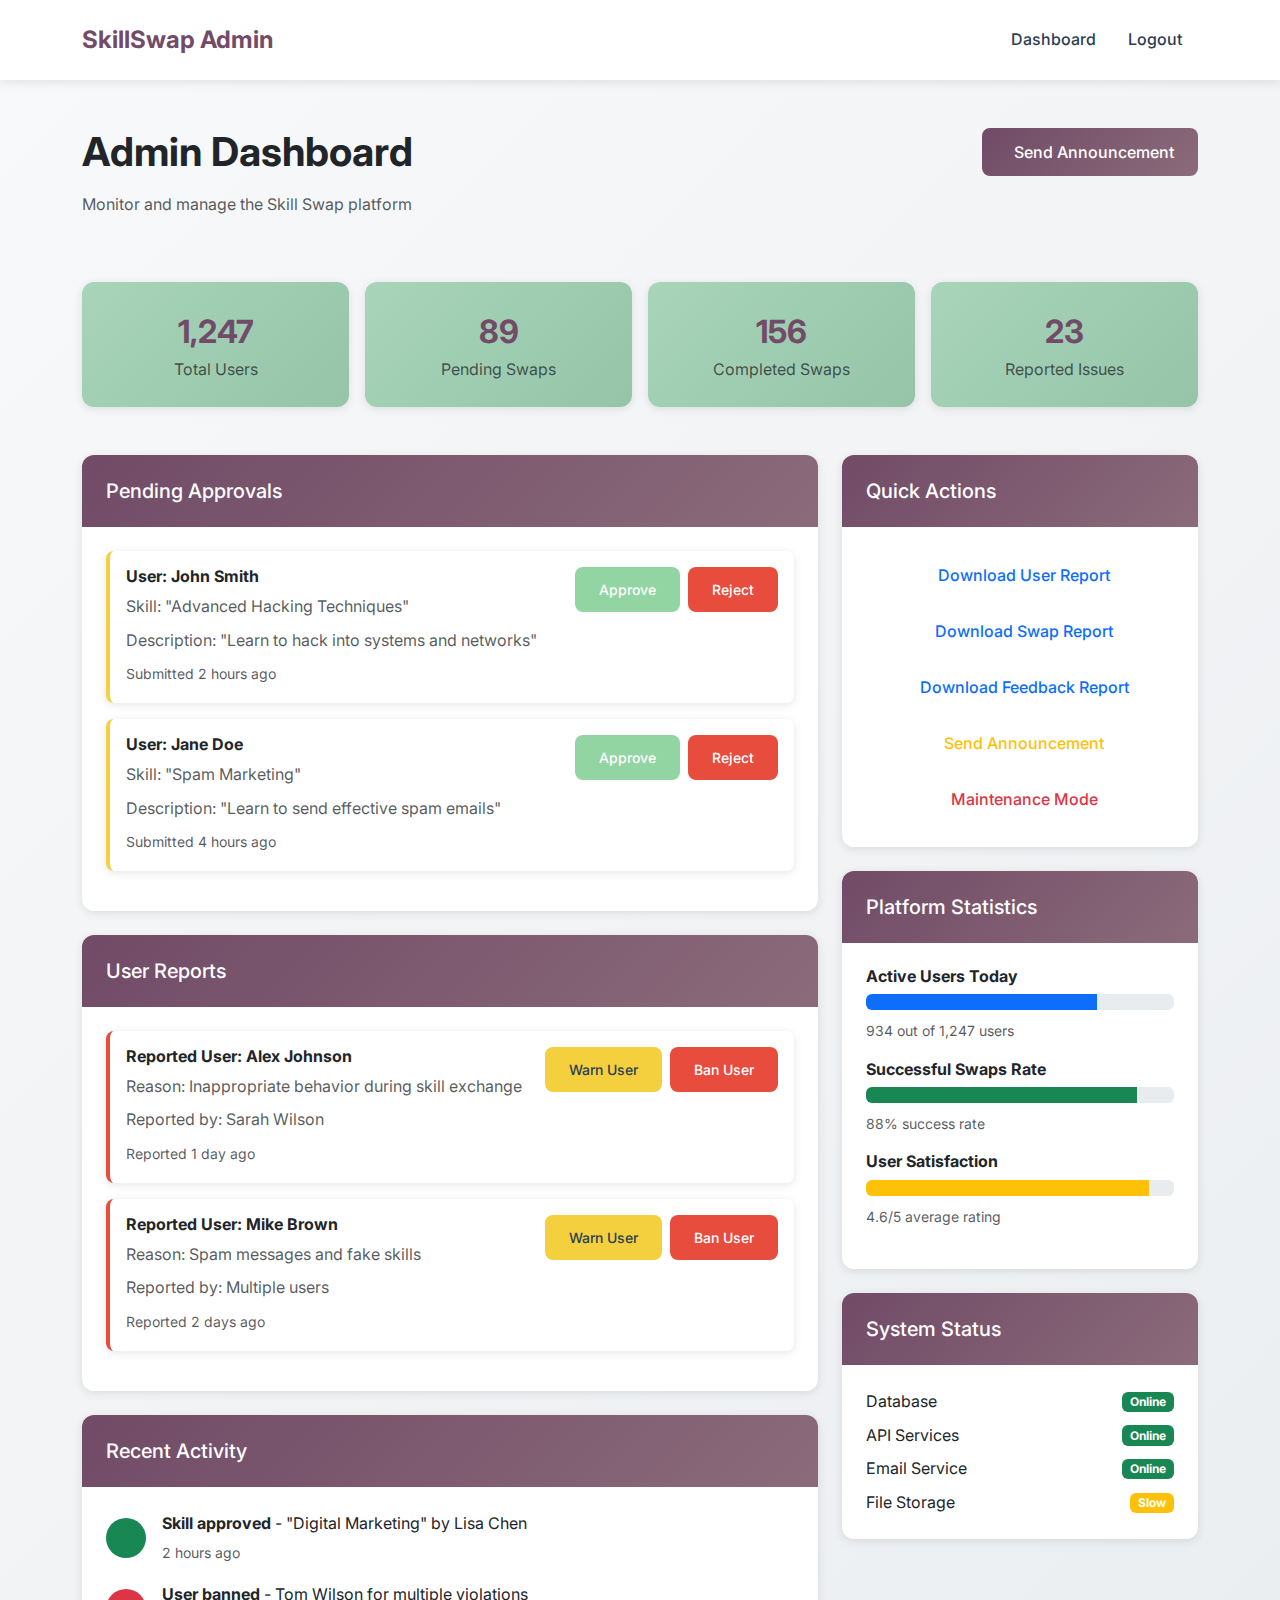
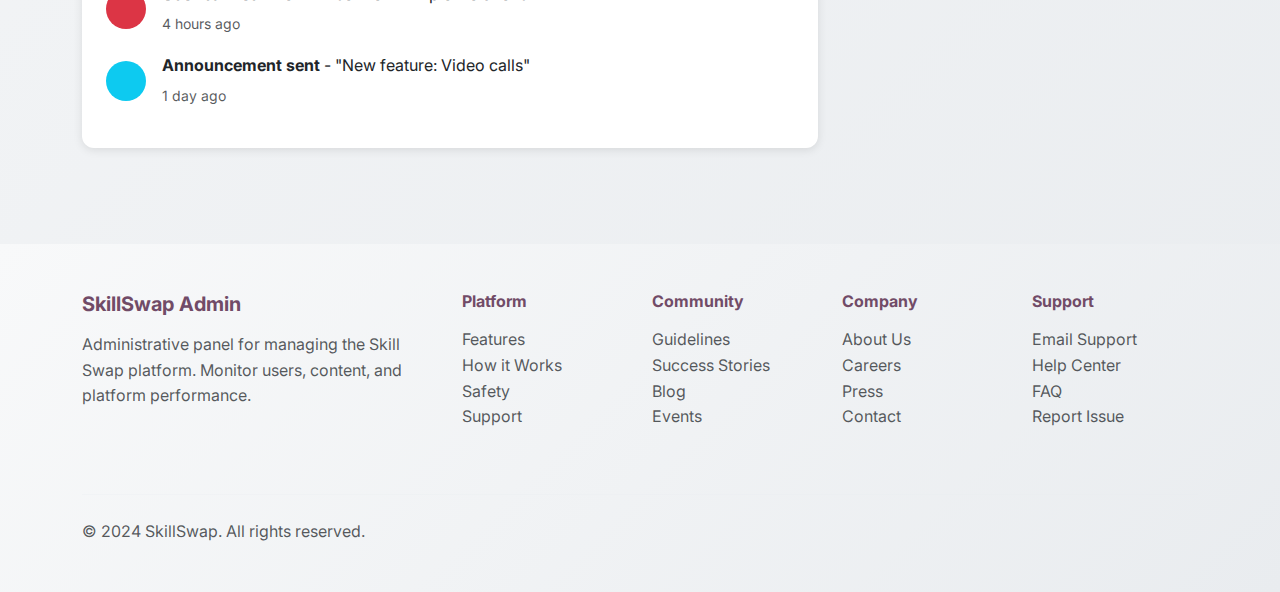
<file: admin (2).html>
<!DOCTYPE html>
<html lang="en">
<head>
  <meta charset="UTF-8">
  <meta name="viewport" content="width=device-width, initial-scale=1.0">
  <title>Admin Panel | Skill Swap</title>
  <link href="https://cdn.jsdelivr.net/npm/bootstrap@5.3.0/dist/css/bootstrap.min.css" rel="stylesheet">
  <link href="https://fonts.googleapis.com/css2?family=Inter:wght@300;400;500;600;700&display=swap" rel="stylesheet">
  <link rel="stylesheet" href="style.css">
</head>
<body>
  <!-- Navigation -->
  <nav class="navbar navbar-expand-lg navbar-light">
    <div class="container">
      <a class="navbar-brand" href="#">SkillSwap Admin</a>
      <div class="navbar-nav ms-auto">
        <a class="nav-link" href="dashboard.html">Dashboard</a>
        <a class="nav-link" href="login.html">Logout</a>
      </div>
    </div>
  </nav>

  <div class="container py-5">
    <!-- Admin Header -->
    <div class="row mb-5">
      <div class="col-lg-8">
        <h1 class="fw-bold text-dark mb-3">Admin Dashboard</h1>
        <p class="text-muted">Monitor and manage the Skill Swap platform</p>
      </div>
      <div class="col-lg-4 text-end">
        <button class="btn btn-primary" onclick="sendAnnouncement()">
          <i class="fas fa-bullhorn me-2"></i>Send Announcement
        </button>
      </div>
    </div>

    <!-- Stats Overview -->
    <div class="admin-stats mb-5">
      <div class="stats-card">
        <div class="stats-number">1,247</div>
        <div class="text-muted">Total Users</div>
      </div>
      <div class="stats-card">
        <div class="stats-number">89</div>
        <div class="text-muted">Pending Swaps</div>
      </div>
      <div class="stats-card">
        <div class="stats-number">156</div>
        <div class="text-muted">Completed Swaps</div>
      </div>
      <div class="stats-card">
        <div class="stats-number">23</div>
        <div class="text-muted">Reported Issues</div>
      </div>
    </div>

    <!-- Main Content -->
    <div class="row">
      <!-- Left Column -->
      <div class="col-lg-8">
        <!-- Pending Approvals -->
        <div class="card mb-4">
          <div class="card-header">
            <h5 class="mb-0">Pending Approvals</h5>
          </div>
          <div class="card-body">
            <div class="swap-request pending">
              <div class="d-flex justify-content-between align-items-start">
                <div>
                  <h6 class="fw-bold">User: John Smith</h6>
                  <p class="text-muted mb-2">Skill: "Advanced Hacking Techniques"</p>
                  <p class="text-muted mb-2">Description: "Learn to hack into systems and networks"</p>
                  <small class="text-muted">Submitted 2 hours ago</small>
                </div>
                <div class="d-flex gap-2">
                  <button class="btn btn-success btn-sm" onclick="approveSkill(1)">Approve</button>
                  <button class="btn btn-danger btn-sm" onclick="rejectSkill(1)">Reject</button>
                </div>
              </div>
            </div>
            
            <div class="swap-request pending">
              <div class="d-flex justify-content-between align-items-start">
                <div>
                  <h6 class="fw-bold">User: Jane Doe</h6>
                  <p class="text-muted mb-2">Skill: "Spam Marketing"</p>
                  <p class="text-muted mb-2">Description: "Learn to send effective spam emails"</p>
                  <small class="text-muted">Submitted 4 hours ago</small>
                </div>
                <div class="d-flex gap-2">
                  <button class="btn btn-success btn-sm" onclick="approveSkill(2)">Approve</button>
                  <button class="btn btn-danger btn-sm" onclick="rejectSkill(2)">Reject</button>
                </div>
              </div>
            </div>
          </div>
        </div>

        <!-- User Reports -->
        <div class="card mb-4">
          <div class="card-header">
            <h5 class="mb-0">User Reports</h5>
          </div>
          <div class="card-body">
            <div class="swap-request rejected">
              <div class="d-flex justify-content-between align-items-start">
                <div>
                  <h6 class="fw-bold">Reported User: Alex Johnson</h6>
                  <p class="text-muted mb-2">Reason: Inappropriate behavior during skill exchange</p>
                  <p class="text-muted mb-2">Reported by: Sarah Wilson</p>
                  <small class="text-muted">Reported 1 day ago</small>
                </div>
                <div class="d-flex gap-2">
                  <button class="btn btn-warning btn-sm" onclick="warnUser('alex')">Warn User</button>
                  <button class="btn btn-danger btn-sm" onclick="banUser('alex')">Ban User</button>
                </div>
              </div>
            </div>
            
            <div class="swap-request rejected">
              <div class="d-flex justify-content-between align-items-start">
                <div>
                  <h6 class="fw-bold">Reported User: Mike Brown</h6>
                  <p class="text-muted mb-2">Reason: Spam messages and fake skills</p>
                  <p class="text-muted mb-2">Reported by: Multiple users</p>
                  <small class="text-muted">Reported 2 days ago</small>
                </div>
                <div class="d-flex gap-2">
                  <button class="btn btn-warning btn-sm" onclick="warnUser('mike')">Warn User</button>
                  <button class="btn btn-danger btn-sm" onclick="banUser('mike')">Ban User</button>
                </div>
              </div>
            </div>
          </div>
        </div>

        <!-- Recent Activity -->
        <div class="card">
          <div class="card-header">
            <h5 class="mb-0">Recent Activity</h5>
          </div>
          <div class="card-body">
            <div class="d-flex align-items-center mb-3">
              <div class="bg-success rounded-circle d-flex align-items-center justify-content-center me-3" style="width: 40px; height: 40px;">
                <i class="fas fa-check text-white"></i>
              </div>
              <div>
                <p class="mb-1"><strong>Skill approved</strong> - "Digital Marketing" by Lisa Chen</p>
                <small class="text-muted">2 hours ago</small>
              </div>
            </div>
            
            <div class="d-flex align-items-center mb-3">
              <div class="bg-danger rounded-circle d-flex align-items-center justify-content-center me-3" style="width: 40px; height: 40px;">
                <i class="fas fa-ban text-white"></i>
              </div>
              <div>
                <p class="mb-1"><strong>User banned</strong> - Tom Wilson for multiple violations</p>
                <small class="text-muted">4 hours ago</small>
              </div>
            </div>
            
            <div class="d-flex align-items-center mb-3">
              <div class="bg-info rounded-circle d-flex align-items-center justify-content-center me-3" style="width: 40px; height: 40px;">
                <i class="fas fa-bullhorn text-white"></i>
              </div>
              <div>
                <p class="mb-1"><strong>Announcement sent</strong> - "New feature: Video calls"</p>
                <small class="text-muted">1 day ago</small>
              </div>
            </div>
          </div>
        </div>
      </div>

      <!-- Right Column -->
      <div class="col-lg-4">
        <!-- Quick Actions -->
        <div class="card mb-4">
          <div class="card-header">
            <h5 class="mb-0">Quick Actions</h5>
          </div>
          <div class="card-body">
            <button class="btn btn-outline-primary w-100 mb-2" onclick="downloadReport('users')">
              <i class="fas fa-download me-2"></i>Download User Report
            </button>
            <button class="btn btn-outline-primary w-100 mb-2" onclick="downloadReport('swaps')">
              <i class="fas fa-download me-2"></i>Download Swap Report
            </button>
            <button class="btn btn-outline-primary w-100 mb-2" onclick="downloadReport('feedback')">
              <i class="fas fa-download me-2"></i>Download Feedback Report
            </button>
            <button class="btn btn-outline-warning w-100 mb-2" onclick="openAnnouncementModal()">
              <i class="fas fa-bullhorn me-2"></i>Send Announcement
            </button>
            <button class="btn btn-outline-danger w-100" onclick="openMaintenanceModal()">
              <i class="fas fa-tools me-2"></i>Maintenance Mode
            </button>
          </div>
        </div>

        <!-- Platform Stats -->
        <div class="card mb-4">
          <div class="card-header">
            <h5 class="mb-0">Platform Statistics</h5>
          </div>
          <div class="card-body">
            <div class="mb-3">
              <h6 class="fw-bold">Active Users Today</h6>
              <div class="progress mb-2">
                <div class="progress-bar" style="width: 75%"></div>
              </div>
              <small class="text-muted">934 out of 1,247 users</small>
            </div>
            
            <div class="mb-3">
              <h6 class="fw-bold">Successful Swaps Rate</h6>
              <div class="progress mb-2">
                <div class="progress-bar bg-success" style="width: 88%"></div>
              </div>
              <small class="text-muted">88% success rate</small>
            </div>
            
            <div class="mb-3">
              <h6 class="fw-bold">User Satisfaction</h6>
              <div class="progress mb-2">
                <div class="progress-bar bg-warning" style="width: 92%"></div>
              </div>
              <small class="text-muted">4.6/5 average rating</small>
            </div>
          </div>
        </div>

        <!-- System Status -->
        <div class="card">
          <div class="card-header">
            <h5 class="mb-0">System Status</h5>
          </div>
          <div class="card-body">
            <div class="d-flex justify-content-between align-items-center mb-2">
              <span>Database</span>
              <span class="badge bg-success">Online</span>
            </div>
            <div class="d-flex justify-content-between align-items-center mb-2">
              <span>API Services</span>
              <span class="badge bg-success">Online</span>
            </div>
            <div class="d-flex justify-content-between align-items-center mb-2">
              <span>Email Service</span>
              <span class="badge bg-success">Online</span>
            </div>
            <div class="d-flex justify-content-between align-items-center">
              <span>File Storage</span>
              <span class="badge bg-warning">Slow</span>
            </div>
          </div>
        </div>
      </div>
    </div>
  </div>

  <!-- Announcement Modal -->
  <div class="modal fade" id="announcementModal" tabindex="-1">
    <div class="modal-dialog">
      <div class="modal-content">
        <div class="modal-header">
          <h5 class="modal-title">Send Platform Announcement</h5>
          <button type="button" class="btn-close" data-bs-dismiss="modal"></button>
        </div>
        <div class="modal-body">
          <form id="announcementForm">
            <div class="mb-3">
              <label for="announcementTitle" class="form-label">Title</label>
              <input type="text" class="form-control" id="announcementTitle" placeholder="Announcement title" required>
            </div>
            
            <div class="mb-3">
              <label for="announcementMessage" class="form-label">Message</label>
              <textarea class="form-control" id="announcementMessage" rows="4" placeholder="Enter your announcement message..." required></textarea>
            </div>
            
            <div class="mb-3">
              <label class="form-label">Type</label>
              <div class="form-check">
                <input class="form-check-input" type="radio" name="announcementType" id="typeInfo" value="info" checked>
                <label class="form-check-label" for="typeInfo">Information</label>
              </div>
              <div class="form-check">
                <input class="form-check-input" type="radio" name="announcementType" id="typeWarning" value="warning">
                <label class="form-check-label" for="typeWarning">Warning</label>
              </div>
              <div class="form-check">
                <input class="form-check-input" type="radio" name="announcementType" id="typeMaintenance" value="maintenance">
                <label class="form-check-label" for="typeMaintenance">Maintenance</label>
              </div>
            </div>
          </form>
        </div>
        <div class="modal-footer">
          <button type="button" class="btn btn-secondary" data-bs-dismiss="modal">Cancel</button>
          <button type="button" class="btn btn-primary" onclick="sendAnnouncement()">Send Announcement</button>
        </div>
      </div>
    </div>
  </div>

  <script src="https://cdn.jsdelivr.net/npm/bootstrap@5.3.0/dist/js/bootstrap.bundle.min.js"></script>
  <script>
    // Global admin data - will be loaded from backend
    let adminStats = null;
    let pendingApprovals = [];
    let userReports = [];
    let recentActivity = [];
    let systemStatus = {};

    // Check if user is admin
    function checkAdminAccess() {
      const token = localStorage.getItem('token');
      const userRole = localStorage.getItem('userRole');
      
      if (!token || userRole !== 'admin') {
        showToast('Access denied. Admin privileges required.', 'error');
        setTimeout(() => {
          window.location.href = 'login.html';
        }, 2000);
        return false;
      }
      return true;
    }

    // Load admin data when page loads
    document.addEventListener('DOMContentLoaded', function() {
      if (!checkAdminAccess()) return;
      
      loadAdminStats();
      loadPendingApprovals();
      loadUserReports();
      loadRecentActivity();
      loadSystemStatus();
    });

    // Load platform statistics
    async function loadAdminStats() {
      try {
        const response = await fetch('/api/admin/stats', {
          headers: {
            'Authorization': `Bearer ${localStorage.getItem('token')}`
          }
        });
        
        if (response.ok) {
          adminStats = await response.json();
          updateStatsDisplay();
        } else {
          showToast('Failed to load platform stats', 'error');
          loadDemoStats();
        }
      } catch (error) {
        console.error('Error loading admin stats:', error);
        loadDemoStats();
      }
    }

    // Update stats display
    function updateStatsDisplay() {
      if (!adminStats) return;

      const statsElements = document.querySelectorAll('.stats-number');
      if (statsElements.length >= 4) {
        statsElements[0].textContent = adminStats.totalUsers?.toLocaleString() || '0';
        statsElements[1].textContent = adminStats.pendingSwaps || '0';
        statsElements[2].textContent = adminStats.completedSwaps || '0';
        statsElements[3].textContent = adminStats.reportedIssues || '0';
      }

      // Update progress bars
      const activeUsersProgress = document.querySelector('.progress-bar');
      const successRateProgress = document.querySelector('.progress-bar.bg-success');
      const satisfactionProgress = document.querySelector('.progress-bar.bg-warning');

      if (activeUsersProgress && adminStats.activeUsersToday && adminStats.totalUsers) {
        const percentage = (adminStats.activeUsersToday / adminStats.totalUsers) * 100;
        activeUsersProgress.style.width = `${percentage}%`;
        activeUsersProgress.nextElementSibling.textContent = 
          `${adminStats.activeUsersToday} out of ${adminStats.totalUsers} users`;
      }

      if (successRateProgress && adminStats.successRate) {
        successRateProgress.style.width = `${adminStats.successRate}%`;
        successRateProgress.nextElementSibling.textContent = `${adminStats.successRate}% success rate`;
      }

      if (satisfactionProgress && adminStats.averageRating) {
        const percentage = (adminStats.averageRating / 5) * 100;
        satisfactionProgress.style.width = `${percentage}%`;
        satisfactionProgress.nextElementSibling.textContent = `${adminStats.averageRating}/5 average rating`;
      }
    }

    // Load pending skill approvals
    async function loadPendingApprovals() {
      try {
        const response = await fetch('/api/admin/approvals', {
          headers: {
            'Authorization': `Bearer ${localStorage.getItem('token')}`
          }
        });
        
        if (response.ok) {
          pendingApprovals = await response.json();
          renderPendingApprovals();
        } else {
          showToast('Failed to load pending approvals', 'error');
          loadDemoApprovals();
        }
      } catch (error) {
        console.error('Error loading approvals:', error);
        loadDemoApprovals();
      }
    }

    // Render pending approvals
    function renderPendingApprovals() {
      const container = document.querySelector('.card-body');
      if (!container) return;

      // Find the approvals section
      const approvalsSection = container.querySelector('.swap-request.pending');
      if (!approvalsSection) return;

      const approvalsContainer = approvalsSection.parentElement;
      approvalsContainer.innerHTML = '';

      if (pendingApprovals.length === 0) {
        approvalsContainer.innerHTML = `
          <div class="text-center text-muted py-4">
            <i class="fas fa-check-circle fa-2x mb-3"></i>
            <p>No pending approvals</p>
          </div>
        `;
        return;
      }

      pendingApprovals.forEach(approval => {
        const approvalElement = document.createElement('div');
        approvalElement.className = 'swap-request pending';
        approvalElement.innerHTML = `
          <div class="d-flex justify-content-between align-items-start">
            <div>
              <h6 class="fw-bold">User: ${approval.userName}</h6>
              <p class="text-muted mb-2">Skill: "${approval.skillName}"</p>
              <p class="text-muted mb-2">Description: ${approval.description}</p>
              <small class="text-muted">Submitted ${formatTimeAgo(approval.submittedAt)}</small>
            </div>
            <div class="d-flex gap-2">
              <button class="btn btn-success btn-sm" onclick="approveSkill(${approval.id})">Approve</button>
              <button class="btn btn-danger btn-sm" onclick="rejectSkill(${approval.id})">Reject</button>
            </div>
          </div>
        `;
        approvalsContainer.appendChild(approvalElement);
      });
    }

    // Load user reports
    async function loadUserReports() {
      try {
        const response = await fetch('/api/admin/reports', {
          headers: {
            'Authorization': `Bearer ${localStorage.getItem('token')}`
          }
        });
        
        if (response.ok) {
          userReports = await response.json();
          renderUserReports();
        } else {
          showToast('Failed to load user reports', 'error');
          loadDemoReports();
        }
      } catch (error) {
        console.error('Error loading reports:', error);
        loadDemoReports();
      }
    }

    // Render user reports
    function renderUserReports() {
      const reportsContainer = document.querySelector('.card:nth-child(2) .card-body');
      if (!reportsContainer) return;

      const reportsSection = reportsContainer.querySelector('.swap-request.rejected');
      if (!reportsSection) return;

      const container = reportsSection.parentElement;
      container.innerHTML = '';

      if (userReports.length === 0) {
        container.innerHTML = `
          <div class="text-center text-muted py-4">
            <i class="fas fa-shield-alt fa-2x mb-3"></i>
            <p>No user reports</p>
          </div>
        `;
        return;
      }

      userReports.forEach(report => {
        const reportElement = document.createElement('div');
        reportElement.className = 'swap-request rejected';
        reportElement.innerHTML = `
          <div class="d-flex justify-content-between align-items-start">
            <div>
              <h6 class="fw-bold">Reported User: ${report.reportedUserName}</h6>
              <p class="text-muted mb-2">Reason: ${report.reason}</p>
              <p class="text-muted mb-2">Reported by: ${report.reportedBy}</p>
              <small class="text-muted">Reported ${formatTimeAgo(report.reportedAt)}</small>
            </div>
            <div class="d-flex gap-2">
              <button class="btn btn-warning btn-sm" onclick="warnUser('${report.reportedUserId}')">Warn User</button>
              <button class="btn btn-danger btn-sm" onclick="banUser('${report.reportedUserId}')">Ban User</button>
            </div>
          </div>
        `;
        container.appendChild(reportElement);
      });
    }

    // Load recent activity
    async function loadRecentActivity() {
      try {
        const response = await fetch('/api/admin/activity', {
          headers: {
            'Authorization': `Bearer ${localStorage.getItem('token')}`
          }
        });
        
        if (response.ok) {
          recentActivity = await response.json();
          renderRecentActivity();
        } else {
          showToast('Failed to load recent activity', 'error');
          loadDemoActivity();
        }
      } catch (error) {
        console.error('Error loading activity:', error);
        loadDemoActivity();
      }
    }

    // Render recent activity
    function renderRecentActivity() {
      const activityContainer = document.querySelector('.card:last-child .card-body');
      if (!activityContainer) return;

      activityContainer.innerHTML = '';

      if (recentActivity.length === 0) {
        activityContainer.innerHTML = `
          <div class="text-center text-muted py-4">
            <i class="fas fa-clock fa-2x mb-3"></i>
            <p>No recent activity</p>
          </div>
        `;
        return;
      }

      recentActivity.forEach(activity => {
        const activityElement = document.createElement('div');
        activityElement.className = 'd-flex align-items-center mb-3';
        
        const iconClass = getActivityIcon(activity.type);
        const bgClass = getActivityBgClass(activity.type);
        
        activityElement.innerHTML = `
          <div class="${bgClass} rounded-circle d-flex align-items-center justify-content-center me-3" style="width: 40px; height: 40px;">
            <i class="${iconClass} text-white"></i>
          </div>
          <div>
            <p class="mb-1"><strong>${activity.title}</strong> ${activity.description}</p>
            <small class="text-muted">${formatTimeAgo(activity.createdAt)}</small>
          </div>
        `;
        activityContainer.appendChild(activityElement);
      });
    }

    // Load system status
    async function loadSystemStatus() {
      try {
        const response = await fetch('/api/admin/system-status', {
          headers: {
            'Authorization': `Bearer ${localStorage.getItem('token')}`
          }
        });
        
        if (response.ok) {
          systemStatus = await response.json();
          updateSystemStatus();
        } else {
          loadDemoSystemStatus();
        }
      } catch (error) {
        console.error('Error loading system status:', error);
        loadDemoSystemStatus();
      }
    }

    // Update system status display
    function updateSystemStatus() {
      const statusContainer = document.querySelector('.card:last-child .card-body');
      if (!statusContainer) return;

      const statusItems = statusContainer.querySelectorAll('.d-flex.justify-content-between');
      
      statusItems.forEach((item, index) => {
        const serviceName = item.querySelector('span:first-child').textContent.toLowerCase();
        const statusBadge = item.querySelector('.badge');
        
        if (systemStatus[serviceName]) {
          const status = systemStatus[serviceName];
          statusBadge.className = `badge ${status === 'online' ? 'bg-success' : status === 'slow' ? 'bg-warning' : 'bg-danger'}`;
          statusBadge.textContent = status.charAt(0).toUpperCase() + status.slice(1);
        }
      });
    }

    // Helper functions
    function getActivityIcon(type) {
      const icons = {
        'skill_approved': 'fas fa-check',
        'user_banned': 'fas fa-ban',
        'announcement_sent': 'fas fa-bullhorn',
        'swap_completed': 'fas fa-exchange-alt',
        'user_registered': 'fas fa-user-plus'
      };
      return icons[type] || 'fas fa-info-circle';
    }

    function getActivityBgClass(type) {
      const bgClasses = {
        'skill_approved': 'bg-success',
        'user_banned': 'bg-danger',
        'announcement_sent': 'bg-info',
        'swap_completed': 'bg-primary',
        'user_registered': 'bg-secondary'
      };
      return bgClasses[type] || 'bg-info';
    }

    function formatTimeAgo(timestamp) {
      const now = new Date();
      const time = new Date(timestamp);
      const diffInHours = Math.floor((now - time) / (1000 * 60 * 60));
      
      if (diffInHours < 1) return 'Just now';
      if (diffInHours < 24) return `${diffInHours} hours ago`;
      
      const diffInDays = Math.floor(diffInHours / 24);
      return `${diffInDays} days ago`;
    }

    // Demo data fallback functions
    function loadDemoStats() {
      adminStats = {
        totalUsers: 1247,
        pendingSwaps: 89,
        completedSwaps: 156,
        reportedIssues: 23,
        activeUsersToday: 934,
        successRate: 88,
        averageRating: 4.6
      };
      updateStatsDisplay();
    }

    function loadDemoApprovals() {
      pendingApprovals = [
        {
          id: 1,
          userId: 789,
          userName: 'John Smith',
          skillName: 'Advanced Hacking Techniques',
          description: 'Learn to hack into systems and networks',
          submittedAt: new Date(Date.now() - 2 * 60 * 60 * 1000).toISOString()
        }
      ];
      renderPendingApprovals();
    }

    function loadDemoReports() {
      userReports = [
        {
          reportedUserId: 'alex',
          reportedUserName: 'Alex Johnson',
          reason: 'Inappropriate behavior during skill exchange',
          reportedBy: 'Sarah Wilson',
          reportedAt: new Date(Date.now() - 24 * 60 * 60 * 1000).toISOString()
        }
      ];
      renderUserReports();
    }

    function loadDemoActivity() {
      recentActivity = [
        {
          id: 1,
          type: 'skill_approved',
          title: 'Skill approved',
          description: '- "Digital Marketing" by Lisa Chen',
          createdAt: new Date(Date.now() - 2 * 60 * 60 * 1000).toISOString()
        }
      ];
      renderRecentActivity();
    }

    function loadDemoSystemStatus() {
      systemStatus = {
        database: 'online',
        api: 'online',
        email: 'online',
        storage: 'slow'
      };
      updateSystemStatus();
    }

    // Admin action functions
    async function approveSkill(skillId) {
      if (confirm('Are you sure you want to approve this skill?')) {
        try {
          const response = await fetch(`/api/admin/approvals/${skillId}/approve`, {
            method: 'POST',
            headers: {
              'Authorization': `Bearer ${localStorage.getItem('token')}`
            }
          });
          
          if (response.ok) {
            showToast('Skill approved successfully!', 'success');
            loadPendingApprovals();
            loadAdminStats();
          } else {
            showToast('Failed to approve skill', 'error');
          }
        } catch (error) {
          console.error('Error approving skill:', error);
          showToast('Error approving skill', 'error');
        }
      }
    }

    async function rejectSkill(skillId) {
      if (confirm('Are you sure you want to reject this skill?')) {
        try {
          const response = await fetch(`/api/admin/approvals/${skillId}/reject`, {
            method: 'POST',
            headers: {
              'Authorization': `Bearer ${localStorage.getItem('token')}`
            }
          });
          
          if (response.ok) {
            showToast('Skill rejected', 'info');
            loadPendingApprovals();
          } else {
            showToast('Failed to reject skill', 'error');
          }
        } catch (error) {
          console.error('Error rejecting skill:', error);
          showToast('Error rejecting skill', 'error');
        }
      }
    }

    async function warnUser(userId) {
      if (confirm('Send warning to this user?')) {
        try {
          const response = await fetch(`/api/admin/users/${userId}/warn`, {
            method: 'POST',
            headers: {
              'Authorization': `Bearer ${localStorage.getItem('token')}`
            }
          });
          
          if (response.ok) {
            showToast('Warning sent to user', 'warning');
            loadUserReports();
          } else {
            showToast('Failed to send warning', 'error');
          }
        } catch (error) {
          console.error('Error warning user:', error);
          showToast('Error warning user', 'error');
        }
      }
    }

    async function banUser(userId) {
      if (confirm('Are you sure you want to ban this user? This action cannot be undone.')) {
        try {
          const response = await fetch(`/api/admin/users/${userId}/ban`, {
            method: 'POST',
            headers: {
              'Authorization': `Bearer ${localStorage.getItem('token')}`
            }
          });
          
          if (response.ok) {
            showToast('User banned successfully', 'success');
            loadUserReports();
            loadAdminStats();
          } else {
            showToast('Failed to ban user', 'error');
          }
        } catch (error) {
          console.error('Error banning user:', error);
          showToast('Error banning user', 'error');
        }
      }
    }

    async function downloadReport(type) {
      try {
        const response = await fetch(`/api/admin/reports/${type}`, {
          headers: {
            'Authorization': `Bearer ${localStorage.getItem('token')}`
          }
        });
        
        if (response.ok) {
          const blob = await response.blob();
          const url = window.URL.createObjectURL(blob);
          const a = document.createElement('a');
          a.href = url;
          a.download = `${type}_report_${new Date().toISOString().split('T')[0]}.csv`;
          document.body.appendChild(a);
          a.click();
          window.URL.revokeObjectURL(url);
          document.body.removeChild(a);
          
          showToast(`${type} report downloaded successfully!`, 'success');
        } else {
          showToast(`Failed to download ${type} report`, 'error');
        }
      } catch (error) {
        console.error('Error downloading report:', error);
        showToast(`Error downloading ${type} report`, 'error');
      }
    }

    function openAnnouncementModal() {
      const modal = new bootstrap.Modal(document.getElementById('announcementModal'));
      modal.show();
    }

    async function sendAnnouncement() {
      const title = document.getElementById('announcementTitle').value;
      const message = document.getElementById('announcementMessage').value;
      const type = document.querySelector('input[name="announcementType"]:checked').value;

      if (!title || !message) {
        showToast('Please fill in all fields', 'error');
        return;
      }

      try {
        const response = await fetch('/api/admin/announcements', {
          method: 'POST',
          headers: {
            'Content-Type': 'application/json',
            'Authorization': `Bearer ${localStorage.getItem('token')}`
          },
          body: JSON.stringify({
            title,
            message,
            type
          })
        });
        
        if (response.ok) {
          showToast('Announcement sent to all users!', 'success');

          // Close modal
          const modal = bootstrap.Modal.getInstance(document.getElementById('announcementModal'));
          modal.hide();

          // Reset form
          document.getElementById('announcementForm').reset();
          
          // Reload activity
          loadRecentActivity();
        } else {
          showToast('Failed to send announcement', 'error');
        }
      } catch (error) {
        console.error('Error sending announcement:', error);
        showToast('Error sending announcement', 'error');
      }
    }

    async function openMaintenanceModal() {
      if (confirm('Enable maintenance mode? This will temporarily disable the platform for all users.')) {
        try {
          const response = await fetch('/api/admin/maintenance', {
            method: 'POST',
            headers: {
              'Content-Type': 'application/json',
              'Authorization': `Bearer ${localStorage.getItem('token')}`
            },
            body: JSON.stringify({
              enabled: true
            })
          });
          
          if (response.ok) {
            showToast('Maintenance mode enabled', 'warning');
          } else {
            showToast('Failed to enable maintenance mode', 'error');
          }
        } catch (error) {
          console.error('Error enabling maintenance mode:', error);
          showToast('Error enabling maintenance mode', 'error');
        }
      }
    }

    function showToast(message, type = 'info') {
      const toast = document.createElement('div');
      toast.className = `toast toast-${type}`;
      toast.innerHTML = `
        <div class="d-flex align-items-center">
          <div class="me-3">
            <i class="fas fa-${type === 'error' ? 'exclamation-circle text-danger' : type === 'success' ? 'check-circle text-success' : type === 'warning' ? 'exclamation-triangle text-warning' : 'info-circle text-primary'}"></i>
          </div>
          <div>${message}</div>
        </div>
      `;
      
      document.body.appendChild(toast);
      
      setTimeout(() => {
        toast.remove();
      }, 4000);
    }
  </script>

  <!-- Footer -->
  <footer class="py-5 mt-5" style="background: linear-gradient(135deg, #f8f9fa 0%, #e9ecef 100%); color: var(--text-dark);">
    <div class="container">
      <div class="row">
        <div class="col-lg-4 mb-4">
          <h5 class="fw-bold mb-3" style="color: var(--primary-color);">SkillSwap Admin</h5>
          <p class="text-muted">Administrative panel for managing the Skill Swap platform. Monitor users, content, and platform performance.</p>
        </div>
        <div class="col-lg-2 mb-4">
          <h6 class="fw-bold mb-3" style="color: var(--primary-color);">Platform</h6>
          <ul class="list-unstyled">
            <li><a href="index.html#features" class="text-muted text-decoration-none">Features</a></li>
            <li><a href="index.html#how-it-works" class="text-muted text-decoration-none">How it Works</a></li>
            <li><a href="#" class="text-muted text-decoration-none">Safety</a></li>
            <li><a href="mailto:nishthakohli444@gmail.com" class="text-muted text-decoration-none">Support</a></li>
          </ul>
        </div>
        <div class="col-lg-2 mb-4">
          <h6 class="fw-bold mb-3" style="color: var(--primary-color);">Community</h6>
          <ul class="list-unstyled">
            <li><a href="#" class="text-muted text-decoration-none">Guidelines</a></li>
            <li><a href="#" class="text-muted text-decoration-none">Success Stories</a></li>
            <li><a href="#" class="text-muted text-decoration-none">Blog</a></li>
            <li><a href="#" class="text-muted text-decoration-none">Events</a></li>
          </ul>
        </div>
        <div class="col-lg-2 mb-4">
          <h6 class="fw-bold mb-3" style="color: var(--primary-color);">Company</h6>
          <ul class="list-unstyled">
            <li><a href="#" class="text-muted text-decoration-none">About Us</a></li>
            <li><a href="#" class="text-muted text-decoration-none">Careers</a></li>
            <li><a href="#" class="text-muted text-decoration-none">Press</a></li>
            <li><a href="mailto:nishthakohli444@gmail.com" class="text-muted text-decoration-none">Contact</a></li>
          </ul>
        </div>
        <div class="col-lg-2 mb-4">
          <h6 class="fw-bold mb-3" style="color: var(--primary-color);">Support</h6>
          <ul class="list-unstyled">
            <li><a href="mailto:nishthakohli444@gmail.com" class="text-muted text-decoration-none">Email Support</a></li>
            <li><a href="#" class="text-muted text-decoration-none">Help Center</a></li>
            <li><a href="#" class="text-muted text-decoration-none">FAQ</a></li>
            <li><a href="#" class="text-muted text-decoration-none">Report Issue</a></li>
          </ul>
        </div>
      </div>
      <hr class="my-4" style="border-color: var(--border-color);">
      <div class="row align-items-center">
        <div class="col-md-6">
          <p class="text-muted mb-0">&copy; 2024 SkillSwap. All rights reserved.</p>
        </div>
        <div class="col-md-6 text-end">
          <div class="d-flex gap-3 justify-content-end">
            <a href="#" class="text-muted"><i class="fab fa-facebook"></i></a>
            <a href="#" class="text-muted"><i class="fab fa-twitter"></i></a>
            <a href="#" class="text-muted"><i class="fab fa-instagram"></i></a>
            <a href="#" class="text-muted"><i class="fab fa-linkedin"></i></a>
          </div>
        </div>
      </div>
    </div>
  </footer>
</body>
</html>
</file>
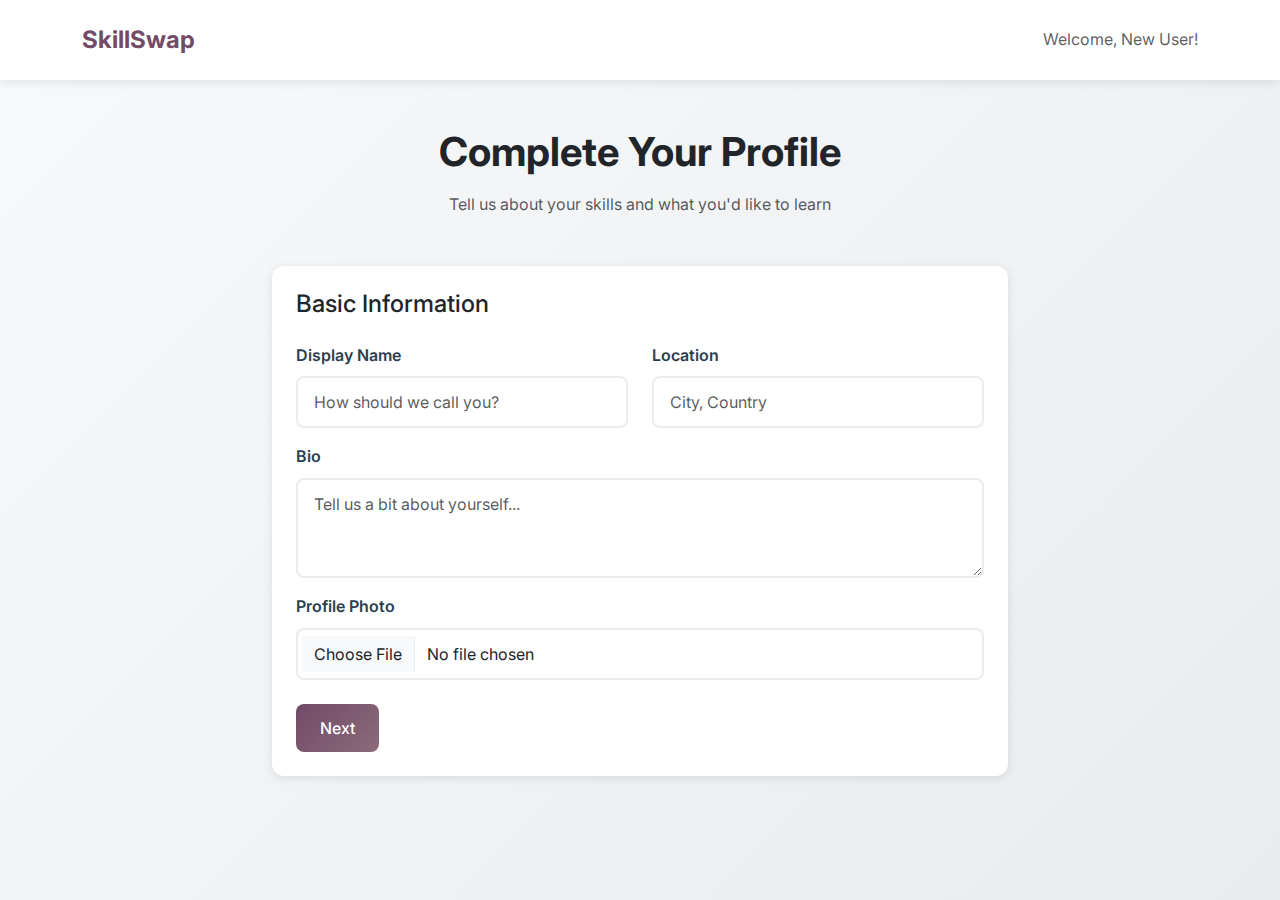
<file: profile-setup.html>
<!DOCTYPE html>
<html lang="en">
<head>
  <meta charset="UTF-8">
  <meta name="viewport" content="width=device-width, initial-scale=1.0">
  <title>Profile Setup | Skill Swap</title>
  <link href="https://cdn.jsdelivr.net/npm/bootstrap@5.3.0/dist/css/bootstrap.min.css" rel="stylesheet">
  <link href="https://fonts.googleapis.com/css2?family=Inter:wght@300;400;500;600;700&display=swap" rel="stylesheet">
  <link rel="stylesheet" href="style.css">
</head>
<body>
  <!-- Navigation -->
  <nav class="navbar navbar-expand-lg navbar-light">
    <div class="container">
      <a class="navbar-brand" href="#">SkillSwap</a>
      <div class="navbar-nav ms-auto">
        <span class="navbar-text">Welcome, New User!</span>
      </div>
    </div>
  </nav>

  <div class="container py-5">
    <div class="row justify-content-center">
      <div class="col-lg-8">
        <div class="text-center mb-5">
          <h1 class="fw-bold text-dark mb-3">Complete Your Profile</h1>
          <p class="text-muted">Tell us about your skills and what you'd like to learn</p>
        </div>

        <div class="card fade-in">
          <div class="card-body p-4">
            <form id="profileSetupForm">
              <!-- Step 1: Basic Info -->
              <div class="step" id="step1">
                <h4 class="mb-4">Basic Information</h4>
                <div class="row">
                  <div class="col-md-6 mb-3">
                    <label for="displayName" class="form-label">Display Name</label>
                    <input type="text" class="form-control" id="displayName" placeholder="How should we call you?" required>
                  </div>
                  <div class="col-md-6 mb-3">
                    <label for="location" class="form-label">Location</label>
                    <input type="text" class="form-control" id="location" placeholder="City, Country">
                  </div>
                </div>
                <div class="mb-3">
                  <label for="bio" class="form-label">Bio</label>
                  <textarea class="form-control" id="bio" rows="3" placeholder="Tell us a bit about yourself..."></textarea>
                </div>
                <div class="mb-3">
                  <label for="profilePhoto" class="form-label">Profile Photo</label>
                  <input type="file" class="form-control" id="profilePhoto" accept="image/*">
                </div>
              </div>

              <!-- Step 2: Skills Offered -->
              <div class="step" id="step2" style="display: none;">
                <h4 class="mb-4">Skills You Can Offer</h4>
                <p class="text-muted mb-4">What skills can you teach or help others with?</p>
                
                <div class="mb-3">
                  <label for="skillInput" class="form-label">Add a Skill</label>
                  <div class="input-group">
                    <input type="text" class="form-control" id="skillInput" placeholder="e.g., Photoshop, Spanish, Excel">
                    <button type="button" class="btn btn-secondary" onclick="addSkill('offered')">Add</button>
                  </div>
                </div>
                
                <div id="offeredSkills" class="mb-4">
                  <!-- Skills will be added here -->
                </div>
                
                <div class="mb-3">
                  <label class="form-label">Popular Skills</label>
                  <div class="d-flex flex-wrap gap-2">
                    <button type="button" class="btn btn-outline-secondary btn-sm" onclick="addPopularSkill('Photoshop', 'offered')">Photoshop</button>
                    <button type="button" class="btn btn-outline-secondary btn-sm" onclick="addPopularSkill('Excel', 'offered')">Excel</button>
                    <button type="button" class="btn btn-outline-secondary btn-sm" onclick="addPopularSkill('Spanish', 'offered')">Spanish</button>
                    <button type="button" class="btn btn-outline-secondary btn-sm" onclick="addPopularSkill('Cooking', 'offered')">Cooking</button>
                    <button type="button" class="btn btn-outline-secondary btn-sm" onclick="addPopularSkill('Guitar', 'offered')">Guitar</button>
                    <button type="button" class="btn btn-outline-secondary btn-sm" onclick="addPopularSkill('Web Design', 'offered')">Web Design</button>
                  </div>
                </div>
              </div>

              <!-- Step 3: Skills Wanted -->
              <div class="step" id="step3" style="display: none;">
                <h4 class="mb-4">Skills You Want to Learn</h4>
                <p class="text-muted mb-4">What skills would you like to learn from others?</p>
                
                <div class="mb-3">
                  <label for="wantedSkillInput" class="form-label">Add a Skill</label>
                  <div class="input-group">
                    <input type="text" class="form-control" id="wantedSkillInput" placeholder="e.g., Video Editing, French, Data Analysis">
                    <button type="button" class="btn btn-secondary" onclick="addSkill('wanted')">Add</button>
                  </div>
                </div>
                
                <div id="wantedSkills" class="mb-4">
                  <!-- Skills will be added here -->
                </div>
                
                <div class="mb-3">
                  <label class="form-label">Popular Skills</label>
                  <div class="d-flex flex-wrap gap-2">
                    <button type="button" class="btn btn-outline-secondary btn-sm" onclick="addPopularSkill('Video Editing', 'wanted')">Video Editing</button>
                    <button type="button" class="btn btn-outline-secondary btn-sm" onclick="addPopularSkill('French', 'wanted')">French</button>
                    <button type="button" class="btn btn-outline-secondary btn-sm" onclick="addPopularSkill('Data Analysis', 'wanted')">Data Analysis</button>
                    <button type="button" class="btn btn-outline-secondary btn-sm" onclick="addPopularSkill('Photography', 'wanted')">Photography</button>
                    <button type="button" class="btn btn-outline-secondary btn-sm" onclick="addPopularSkill('Piano', 'wanted')">Piano</button>
                    <button type="button" class="btn btn-outline-secondary btn-sm" onclick="addPopularSkill('Digital Marketing', 'wanted')">Digital Marketing</button>
                  </div>
                </div>
              </div>

              <!-- Step 4: Availability -->
              <div class="step" id="step4" style="display: none;">
                <h4 class="mb-4">Your Availability</h4>
                <p class="text-muted mb-4">When are you typically available for skill exchanges?</p>
                
                <div class="row">
                  <div class="col-md-6 mb-3">
                    <label class="form-label">Days of the Week</label>
                    <div class="form-check">
                      <input class="form-check-input" type="checkbox" id="monday">
                      <label class="form-check-label" for="monday">Monday</label>
                    </div>
                    <div class="form-check">
                      <input class="form-check-input" type="checkbox" id="tuesday">
                      <label class="form-check-label" for="tuesday">Tuesday</label>
                    </div>
                    <div class="form-check">
                      <input class="form-check-input" type="checkbox" id="wednesday">
                      <label class="form-check-label" for="wednesday">Wednesday</label>
                    </div>
                    <div class="form-check">
                      <input class="form-check-input" type="checkbox" id="thursday">
                      <label class="form-check-label" for="thursday">Thursday</label>
                    </div>
                    <div class="form-check">
                      <input class="form-check-input" type="checkbox" id="friday">
                      <label class="form-check-label" for="friday">Friday</label>
                    </div>
                    <div class="form-check">
                      <input class="form-check-input" type="checkbox" id="saturday">
                      <label class="form-check-label" for="saturday">Saturday</label>
                    </div>
                    <div class="form-check">
                      <input class="form-check-input" type="checkbox" id="sunday">
                      <label class="form-check-label" for="sunday">Sunday</label>
                    </div>
                  </div>
                  
                  <div class="col-md-6 mb-3">
                    <label class="form-label">Time of Day</label>
                    <div class="form-check">
                      <input class="form-check-input" type="checkbox" id="morning">
                      <label class="form-check-label" for="morning">Morning (6 AM - 12 PM)</label>
                    </div>
                    <div class="form-check">
                      <input class="form-check-input" type="checkbox" id="afternoon">
                      <label class="form-check-label" for="afternoon">Afternoon (12 PM - 6 PM)</label>
                    </div>
                    <div class="form-check">
                      <input class="form-check-input" type="checkbox" id="evening">
                      <label class="form-check-label" for="evening">Evening (6 PM - 12 AM)</label>
                    </div>
                    <div class="form-check">
                      <input class="form-check-input" type="checkbox" id="night">
                      <label class="form-check-label" for="night">Night (12 AM - 6 AM)</label>
                    </div>
                  </div>
                </div>
                
                <div class="mb-3">
                  <label for="timezone" class="form-label">Timezone</label>
                  <select class="form-control" id="timezone">
                    <option value="">Select your timezone</option>
                    <option value="UTC-8">Pacific Time (UTC-8)</option>
                    <option value="UTC-7">Mountain Time (UTC-7)</option>
                    <option value="UTC-6">Central Time (UTC-6)</option>
                    <option value="UTC-5">Eastern Time (UTC-5)</option>
                    <option value="UTC+0">UTC</option>
                    <option value="UTC+1">Central European Time (UTC+1)</option>
                    <option value="UTC+5:30">Indian Standard Time (UTC+5:30)</option>
                    <option value="UTC+8">China Standard Time (UTC+8)</option>
                  </select>
                </div>
              </div>

              <!-- Step 5: Privacy Settings -->
              <div class="step" id="step5" style="display: none;">
                <h4 class="mb-4">Privacy Settings</h4>
                <p class="text-muted mb-4">Control who can see your profile and contact you</p>
                
                <div class="mb-3">
                  <div class="form-check">
                    <input class="form-check-input" type="radio" name="profileVisibility" id="public" value="public" checked>
                    <label class="form-check-label" for="public">
                      <strong>Public Profile</strong><br>
                      <small class="text-muted">Anyone can see your profile and skills</small>
                    </label>
                  </div>
                </div>
                
                <div class="mb-3">
                  <div class="form-check">
                    <input class="form-check-input" type="radio" name="profileVisibility" id="private" value="private">
                    <label class="form-check-label" for="private">
                      <strong>Private Profile</strong><br>
                      <small class="text-muted">Only people you approve can see your profile</small>
                    </label>
                  </div>
                </div>
                
                <div class="mb-3">
                  <div class="form-check">
                    <input class="form-check-input" type="checkbox" id="emailNotifications" checked>
                    <label class="form-check-label" for="emailNotifications">
                      Receive email notifications for new swap requests
                    </label>
                  </div>
                </div>
                
                <div class="mb-3">
                  <div class="form-check">
                    <input class="form-check-input" type="checkbox" id="marketingEmails">
                    <label class="form-check-label" for="marketingEmails">
                      Receive updates about new features and community events
                    </label>
                  </div>
                </div>
              </div>

              <!-- Navigation Buttons -->
              <div class="d-flex justify-content-between mt-4">
                <button type="button" class="btn btn-secondary" id="prevBtn" onclick="previousStep()" style="display: none;">Previous</button>
                <button type="button" class="btn btn-primary" id="nextBtn" onclick="nextStep()">Next</button>
                <button type="submit" class="btn btn-success" id="submitBtn" style="display: none;">Complete Setup</button>
              </div>
            </form>
          </div>
        </div>
      </div>
    </div>
  </div>

  <script src="https://cdn.jsdelivr.net/npm/bootstrap@5.3.0/dist/js/bootstrap.bundle.min.js"></script>
  <script>
    let currentStep = 1;
    const totalSteps = 5;
    let offeredSkillsList = [];
    let wantedSkillsList = [];

    function showStep(step) {
      // Hide all steps
      for (let i = 1; i <= totalSteps; i++) {
        document.getElementById(`step${i}`).style.display = 'none';
      }
      
      // Show current step
      document.getElementById(`step${step}`).style.display = 'block';
      
      // Update navigation buttons
      const prevBtn = document.getElementById('prevBtn');
      const nextBtn = document.getElementById('nextBtn');
      const submitBtn = document.getElementById('submitBtn');
      
      if (step === 1) {
        prevBtn.style.display = 'none';
        nextBtn.style.display = 'inline-block';
        submitBtn.style.display = 'none';
      } else if (step === totalSteps) {
        prevBtn.style.display = 'inline-block';
        nextBtn.style.display = 'none';
        submitBtn.style.display = 'inline-block';
      } else {
        prevBtn.style.display = 'inline-block';
        nextBtn.style.display = 'inline-block';
        submitBtn.style.display = 'none';
      }
    }

    function nextStep() {
      if (currentStep < totalSteps) {
        currentStep++;
        showStep(currentStep);
      }
    }

    function previousStep() {
      if (currentStep > 1) {
        currentStep--;
        showStep(currentStep);
      }
    }

    function addSkill(type) {
      const input = document.getElementById(type === 'offered' ? 'skillInput' : 'wantedSkillInput');
      const skill = input.value.trim();
      
      if (skill) {
        if (type === 'offered') {
          if (!offeredSkillsList.includes(skill)) {
            offeredSkillsList.push(skill);
            renderSkills('offeredSkills', offeredSkillsList, 'offered');
          }
        } else {
          if (!wantedSkillsList.includes(skill)) {
            wantedSkillsList.push(skill);
            renderSkills('wantedSkills', wantedSkillsList, 'wanted');
          }
        }
        input.value = '';
      }
    }

    function addPopularSkill(skill, type) {
      if (type === 'offered') {
        if (!offeredSkillsList.includes(skill)) {
          offeredSkillsList.push(skill);
          renderSkills('offeredSkills', offeredSkillsList, 'offered');
        }
      } else {
        if (!wantedSkillsList.includes(skill)) {
          wantedSkillsList.push(skill);
          renderSkills('wantedSkills', wantedSkillsList, 'wanted');
        }
      }
    }

    function removeSkill(skill, type) {
      if (type === 'offered') {
        offeredSkillsList = offeredSkillsList.filter(s => s !== skill);
        renderSkills('offeredSkills', offeredSkillsList, 'offered');
      } else {
        wantedSkillsList = wantedSkillsList.filter(s => s !== skill);
        renderSkills('wantedSkills', wantedSkillsList, 'wanted');
      }
    }

    function renderSkills(containerId, skillsList, type) {
      const container = document.getElementById(containerId);
      container.innerHTML = '';
      
      skillsList.forEach(skill => {
        const skillTag = document.createElement('span');
        skillTag.className = `skill-tag ${type === 'wanted' ? 'wanted' : ''}`;
        skillTag.innerHTML = `
          ${skill}
          <button type="button" class="btn-close btn-close-white ms-2" onclick="removeSkill('${skill}', '${type}')"></button>
        `;
        container.appendChild(skillTag);
      });
    }

    // Handle form submission
    document.getElementById('profileSetupForm').addEventListener('submit', function(e) {
      e.preventDefault();
      
      // Validate required fields
      const displayName = document.getElementById('displayName').value;
      if (!displayName) {
        showToast('Please enter your display name', 'error');
        return;
      }
      
      if (offeredSkillsList.length === 0) {
        showToast('Please add at least one skill you can offer', 'error');
        return;
      }
      
      if (wantedSkillsList.length === 0) {
        showToast('Please add at least one skill you want to learn', 'error');
        return;
      }
      
      // Simulate profile creation
      showToast('Creating your profile...', 'info');
      
      setTimeout(() => {
        showToast('Profile created successfully! Welcome to Skill Swap!', 'success');
        setTimeout(() => {
          window.location.href = 'dashboard.html';
        }, 2000);
      }, 1500);
    });

    function showToast(message, type = 'info') {
      const toast = document.createElement('div');
      toast.className = `toast toast-${type}`;
      toast.innerHTML = `
        <div class="d-flex align-items-center">
          <div class="me-3">
            <i class="fas fa-${type === 'error' ? 'exclamation-circle text-danger' : type === 'success' ? 'check-circle text-success' : 'info-circle text-primary'}"></i>
          </div>
          <div>${message}</div>
        </div>
      `;
      
      document.body.appendChild(toast);
      
      setTimeout(() => {
        toast.remove();
      }, 4000);
    }

    // Initialize first step
    showStep(1);
  </script>
</body>
</html>
</file>
<file: style.css>
/* Skill Swap Platform - Modern Pastel Design */
:root {
  --primary-color: #714b67;
  --secondary-color: #a8d5ba;
  --accent-color: #f7cac9;
  --success-color: #92d5a3;
  --warning-color: #f4d03f;
  --danger-color: #e74c3c;
  --light-bg: #f8f9fa;
  --white: #ffffff;
  --text-dark: #2c3e50;
  --text-light: #7f8c8d;
  --border-color: #e9ecef;
  --shadow: 0 2px 10px rgba(0,0,0,0.1);
  --shadow-hover: 0 4px 20px rgba(0,0,0,0.15);
}

* {
  margin: 0;
  padding: 0;
  box-sizing: border-box;
}

body {
  font-family: 'Inter', -apple-system, BlinkMacSystemFont, 'Segoe UI', Roboto, sans-serif;
  background: linear-gradient(135deg, #f8f9fa 0%, #e9ecef 100%);
  color: var(--text-dark);
  line-height: 1.6;
  min-height: 100vh;
}

/* Navigation */
.navbar {
  background: var(--white) !important;
  box-shadow: var(--shadow);
  padding: 1rem 0;
}

.navbar-brand {
  font-weight: 700;
  font-size: 1.5rem;
  color: var(--primary-color) !important;
  text-decoration: none;
}

.navbar-nav .nav-link {
  color: var(--text-dark) !important;
  font-weight: 500;
  margin: 0 0.5rem;
  transition: color 0.3s ease;
}

.navbar-nav .nav-link:hover {
  color: var(--primary-color) !important;
}

/* Buttons */
.btn {
  border-radius: 8px;
  font-weight: 500;
  padding: 0.75rem 1.5rem;
  transition: all 0.3s ease;
  border: none;
  cursor: pointer;
}

.btn-primary {
  background: linear-gradient(135deg, var(--primary-color), #8b6b7a);
  color: var(--white);
}

.btn-primary:hover {
  background: linear-gradient(135deg, #5a3a52, var(--primary-color));
  transform: translateY(-2px);
  box-shadow: var(--shadow-hover);
}

.btn-secondary {
  background: var(--secondary-color);
  color: var(--text-dark);
}

.btn-secondary:hover {
  background: #95c4a8;
  transform: translateY(-2px);
}

.btn-success {
  background: var(--success-color);
  color: var(--white);
}

.btn-warning {
  background: var(--warning-color);
  color: var(--text-dark);
}

.btn-danger {
  background: var(--danger-color);
  color: var(--white);
}

/* Cards */
.card {
  background: var(--white);
  border-radius: 12px;
  border: none;
  box-shadow: var(--shadow);
  transition: all 0.3s ease;
  overflow: hidden;
}

.card:hover {
  transform: translateY(-5px);
  box-shadow: var(--shadow-hover);
}

.card-header {
  background: linear-gradient(135deg, var(--primary-color), #8b6b7a);
  color: var(--white);
  border: none;
  padding: 1.5rem;
}

.card-body {
  padding: 1.5rem;
}

/* Forms */
.form-control {
  border-radius: 8px;
  border: 2px solid var(--border-color);
  padding: 0.75rem 1rem;
  transition: all 0.3s ease;
  background: var(--white);
}

.form-control:focus {
  border-color: var(--primary-color);
  box-shadow: 0 0 0 0.2rem rgba(113, 75, 103, 0.25);
  outline: none;
}

.form-label {
  font-weight: 600;
  color: var(--text-dark);
  margin-bottom: 0.5rem;
}

/* Skill Tags */
.skill-tag {
  display: inline-block;
  background: var(--secondary-color);
  color: var(--text-dark);
  padding: 0.5rem 1rem;
  border-radius: 20px;
  margin: 0.25rem;
  font-size: 0.9rem;
  font-weight: 500;
  transition: all 0.3s ease;
}

.skill-tag:hover {
  background: var(--primary-color);
  color: var(--white);
  transform: scale(1.05);
}

.skill-tag.wanted {
  background: var(--accent-color);
}

.skill-tag.wanted:hover {
  background: #e8a5a4;
}

/* Profile Section */
.profile-section {
  background: var(--white);
  border-radius: 12px;
  padding: 2rem;
  box-shadow: var(--shadow);
  margin-bottom: 2rem;
}

.profile-avatar {
  width: 100px;
  height: 100px;
  border-radius: 50%;
  object-fit: cover;
  border: 4px solid var(--secondary-color);
}

/* Stats Cards */
.stats-card {
  background: linear-gradient(135deg, var(--secondary-color), #95c4a8);
  color: var(--text-dark);
  border-radius: 12px;
  padding: 1.5rem;
  text-align: center;
  box-shadow: var(--shadow);
}

.stats-number {
  font-size: 2rem;
  font-weight: 700;
  color: var(--primary-color);
}

/* Swap Requests */
.swap-request {
  background: var(--white);
  border-radius: 8px;
  padding: 1rem;
  margin-bottom: 1rem;
  border-left: 4px solid var(--secondary-color);
  box-shadow: var(--shadow);
}

.swap-request.pending {
  border-left-color: var(--warning-color);
}

.swap-request.accepted {
  border-left-color: var(--success-color);
}

.swap-request.rejected {
  border-left-color: var(--danger-color);
}

/* Search Bar */
.search-container {
  background: var(--white);
  border-radius: 12px;
  padding: 1.5rem;
  box-shadow: var(--shadow);
  margin-bottom: 2rem;
}

.search-input {
  border-radius: 25px;
  padding: 0.75rem 1.5rem;
  border: 2px solid var(--border-color);
  width: 100%;
  transition: all 0.3s ease;
}

.search-input:focus {
  border-color: var(--primary-color);
  box-shadow: 0 0 0 0.2rem rgba(113, 75, 103, 0.25);
}

/* Admin Panel */
.admin-panel {
  background: var(--white);
  border-radius: 12px;
  padding: 2rem;
  box-shadow: var(--shadow);
}

.admin-stats {
  display: grid;
  grid-template-columns: repeat(auto-fit, minmax(200px, 1fr));
  gap: 1rem;
  margin-bottom: 2rem;
}

/* Responsive Design */
@media (max-width: 768px) {
  .container {
    padding: 1rem;
  }
  
  .card-body {
    padding: 1rem;
  }
  
  .profile-section {
    padding: 1rem;
  }
  
  .admin-stats {
    grid-template-columns: 1fr;
  }
}

/* Animations */
@keyframes fadeIn {
  from {
    opacity: 0;
    transform: translateY(20px);
  }
  to {
    opacity: 1;
    transform: translateY(0);
  }
}

.fade-in {
  animation: fadeIn 0.5s ease-out;
}

/* Loading Spinner */
.spinner {
  width: 40px;
  height: 40px;
  border: 4px solid var(--border-color);
  border-top: 4px solid var(--primary-color);
  border-radius: 50%;
  animation: spin 1s linear infinite;
}

@keyframes spin {
  0% { transform: rotate(0deg); }
  100% { transform: rotate(360deg); }
}

/* Toast Notifications */
.toast {
  position: fixed;
  top: 20px;
  right: 20px;
  background: var(--white);
  border-radius: 8px;
  padding: 1rem;
  box-shadow: var(--shadow-hover);
  z-index: 1000;
  animation: slideIn 0.3s ease-out;
}

@keyframes slideIn {
  from {
    transform: translateX(100%);
    opacity: 0;
  }
  to {
    transform: translateX(0);
    opacity: 1;
  }
}
</file>
